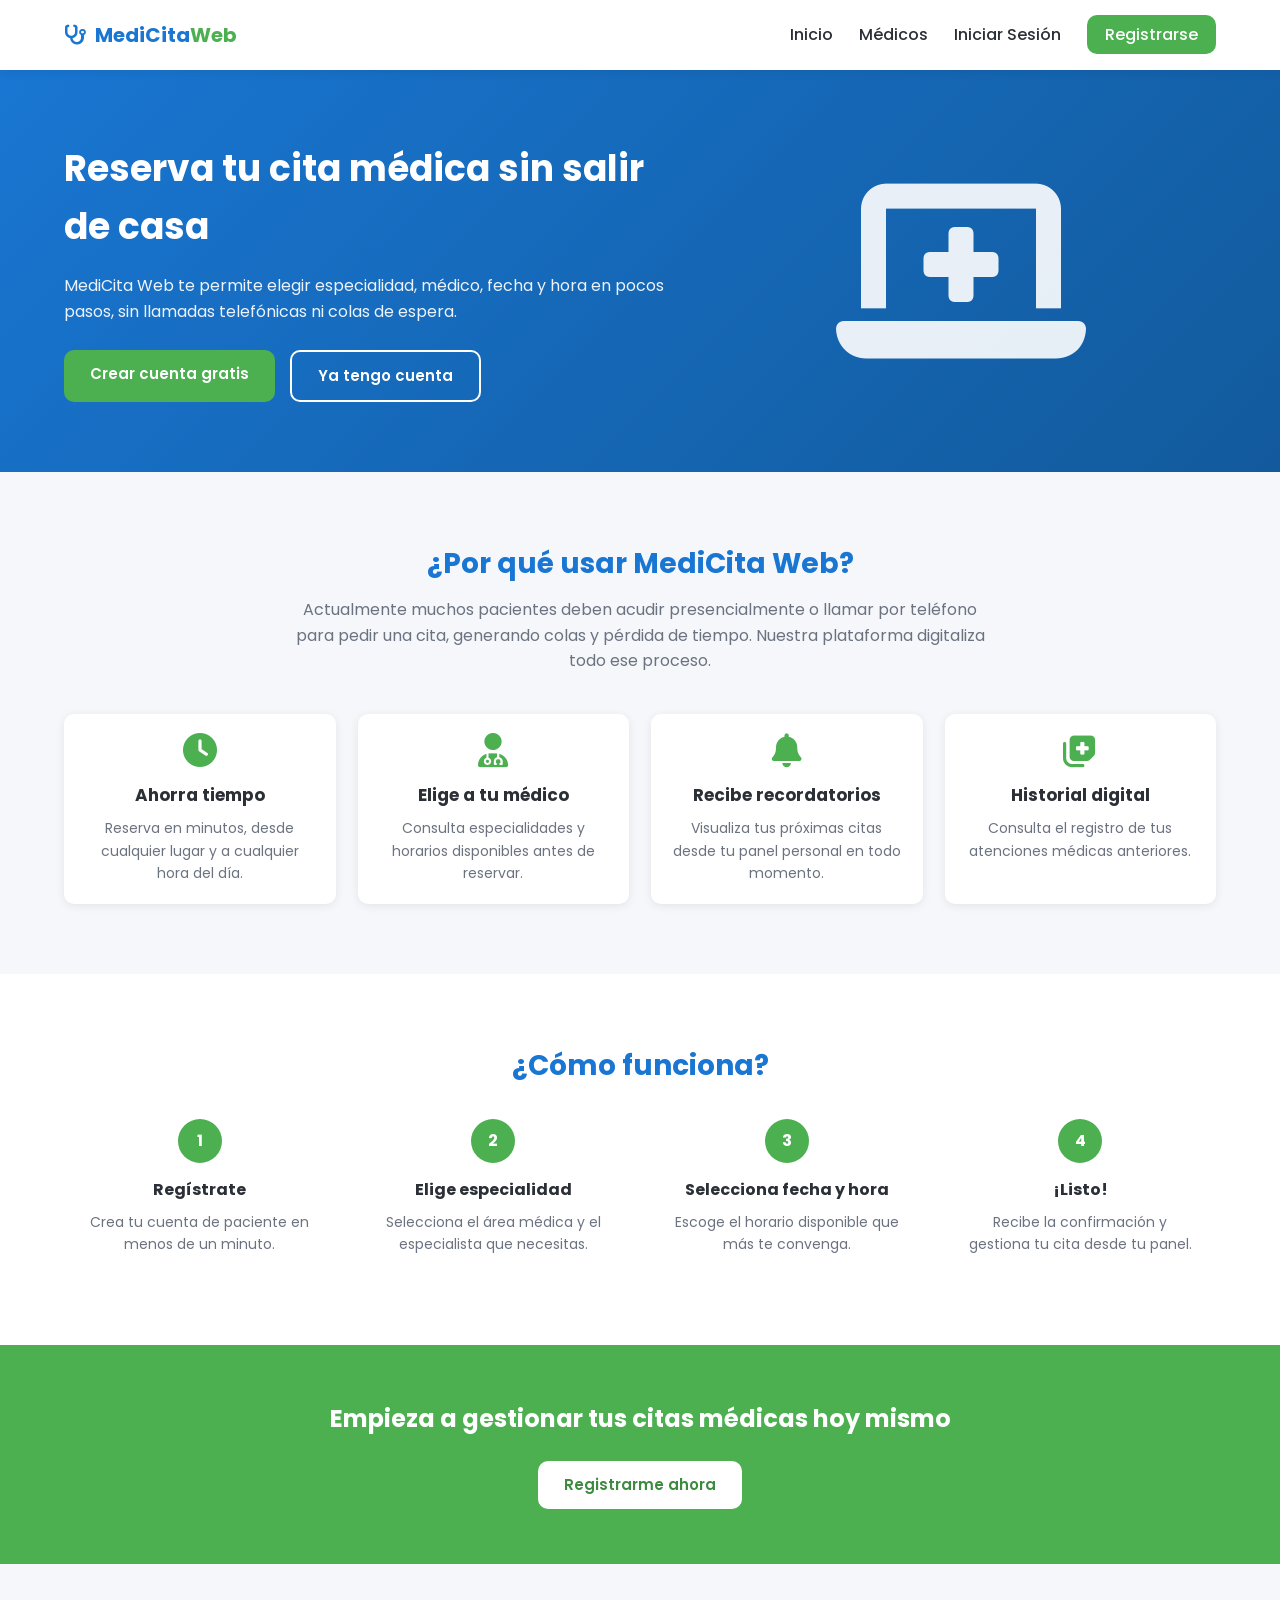
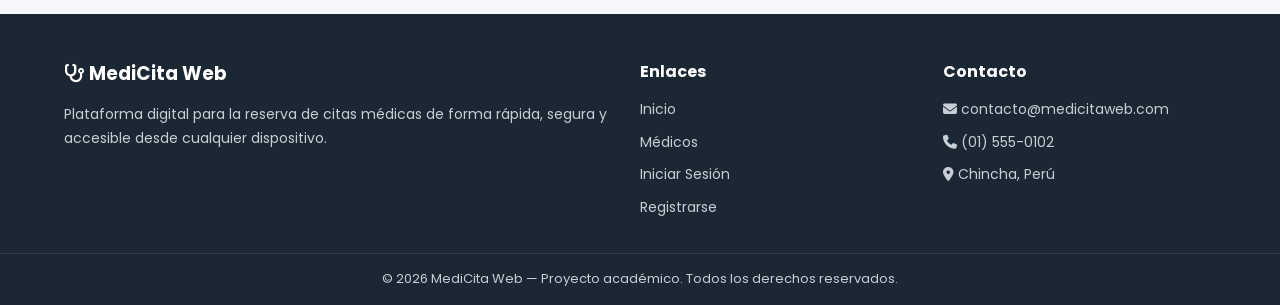
<file: MediCitaWeb/index.html>
<!DOCTYPE html>
<!-- ============================================================
     PÁGINA: index.html (Inicio)
     Esta es la página de bienvenida del sitio, visible para
     cualquier visitante, sin necesidad de haber iniciado sesión.
     ============================================================ -->
<html lang="es">

<head>
    <meta charset="UTF-8">
    <meta name="viewport" content="width=device-width, initial-scale=1.0">
    <title>MediCita Web | Reserva tu cita médica en línea</title>

    <!-- Fuente Poppins traída desde Google Fonts (según la guía de diseño) -->
    <link rel="preconnect" href="https://fonts.googleapis.com">
    <link href="https://fonts.googleapis.com/css2?family=Poppins:wght@400;500;600;700&display=swap" rel="stylesheet">

    <!-- Íconos Font Awesome (estetoscopio, calendario, etc) -->
    <link rel="stylesheet" href="https://cdnjs.cloudflare.com/ajax/libs/font-awesome/6.5.1/css/all.min.css">

    <!-- Estilos globales del proyecto -->
    <link rel="stylesheet" href="css/style.css">
</head>

<body>

    <!-- Aquí se insertará el navbar mediante JavaScript (ver app.js) -->
    <div id="navbarContenedor"></div>

    <!-- ===================== SECCIÓN HERO ===================== -->
    <section class="hero">
        <div class="contenedor hero__grid">
            <div class="hero__texto">
                <h1>Reserva tu cita médica sin salir de casa</h1>
                <p>
                    MediCita Web te permite elegir especialidad, médico, fecha y
                    hora en pocos pasos, sin llamadas telefónicas ni colas de espera.
                </p>
                <div class="hero__botones">
                    <a href="registro.html" class="btn btn-exito">Crear cuenta gratis</a>
                    <a href="login.html" class="btn btn-contorno">Ya tengo cuenta</a>
                </div>
            </div>
            <div class="hero__imagen">
                <i class="fa-solid fa-laptop-medical"></i>
            </div>
        </div>
    </section>

    <!-- ===================== SECCIÓN PROBLEMA / SOLUCIÓN ===================== -->
    <section class="seccion">
        <div class="contenedor">
            <h2 class="seccion__titulo">¿Por qué usar MediCita Web?</h2>
            <p class="seccion__subtitulo">
                Actualmente muchos pacientes deben acudir presencialmente o llamar
                por teléfono para pedir una cita, generando colas y pérdida de tiempo.
                Nuestra plataforma digitaliza todo ese proceso.
            </p>

            <div class="tarjetas-beneficios">
                <div class="tarjeta tarjeta-beneficio">
                    <i class="fa-solid fa-clock"></i>
                    <h3>Ahorra tiempo</h3>
                    <p>Reserva en minutos, desde cualquier lugar y a cualquier hora del día.</p>
                </div>
                <div class="tarjeta tarjeta-beneficio">
                    <i class="fa-solid fa-user-doctor"></i>
                    <h3>Elige a tu médico</h3>
                    <p>Consulta especialidades y horarios disponibles antes de reservar.</p>
                </div>
                <div class="tarjeta tarjeta-beneficio">
                    <i class="fa-solid fa-bell"></i>
                    <h3>Recibe recordatorios</h3>
                    <p>Visualiza tus próximas citas desde tu panel personal en todo momento.</p>
                </div>
                <div class="tarjeta tarjeta-beneficio">
                    <i class="fa-solid fa-notes-medical"></i>
                    <h3>Historial digital</h3>
                    <p>Consulta el registro de tus atenciones médicas anteriores.</p>
                </div>
            </div>
        </div>
    </section>

    <!-- ===================== SECCIÓN CÓMO FUNCIONA ===================== -->
    <section class="seccion seccion--gris">
        <div class="contenedor">
            <h2 class="seccion__titulo">¿Cómo funciona?</h2>

            <div class="pasos">
                <div class="paso">
                    <span class="paso__numero">1</span>
                    <h3>Regístrate</h3>
                    <p>Crea tu cuenta de paciente en menos de un minuto.</p>
                </div>
                <div class="paso">
                    <span class="paso__numero">2</span>
                    <h3>Elige especialidad</h3>
                    <p>Selecciona el área médica y el especialista que necesitas.</p>
                </div>
                <div class="paso">
                    <span class="paso__numero">3</span>
                    <h3>Selecciona fecha y hora</h3>
                    <p>Escoge el horario disponible que más te convenga.</p>
                </div>
                <div class="paso">
                    <span class="paso__numero">4</span>
                    <h3>¡Listo!</h3>
                    <p>Recibe la confirmación y gestiona tu cita desde tu panel.</p>
                </div>
            </div>
        </div>
    </section>

    <!-- ===================== CTA FINAL ===================== -->
    <section class="cta-final">
        <div class="contenedor">
            <h2>Empieza a gestionar tus citas médicas hoy mismo</h2>
            <a href="registro.html" class="btn btn-primario">Registrarme ahora</a>
        </div>
    </section>

    <!-- Aquí se insertará el footer mediante JavaScript (ver app.js) -->
    <div id="footerContenedor"></div>

    <!-- Scripts: primero el global (app.js), luego los eventos propios de esta página -->
    <script src="js/app.js"></script>
    <script>
        // Al cargar la página, insertamos el navbar y el footer.
        // Al navbar le pasamos inicializarNavbar como "callback" porque
        // sus botones necesitan que el HTML ya esté insertado en el DOM.
        cargarComponente("navbarContenedor", "components/navbar.html", inicializarNavbar);
        cargarComponente("footerContenedor", "components/footer.html");
    </script>
</body>

</html>
</file>
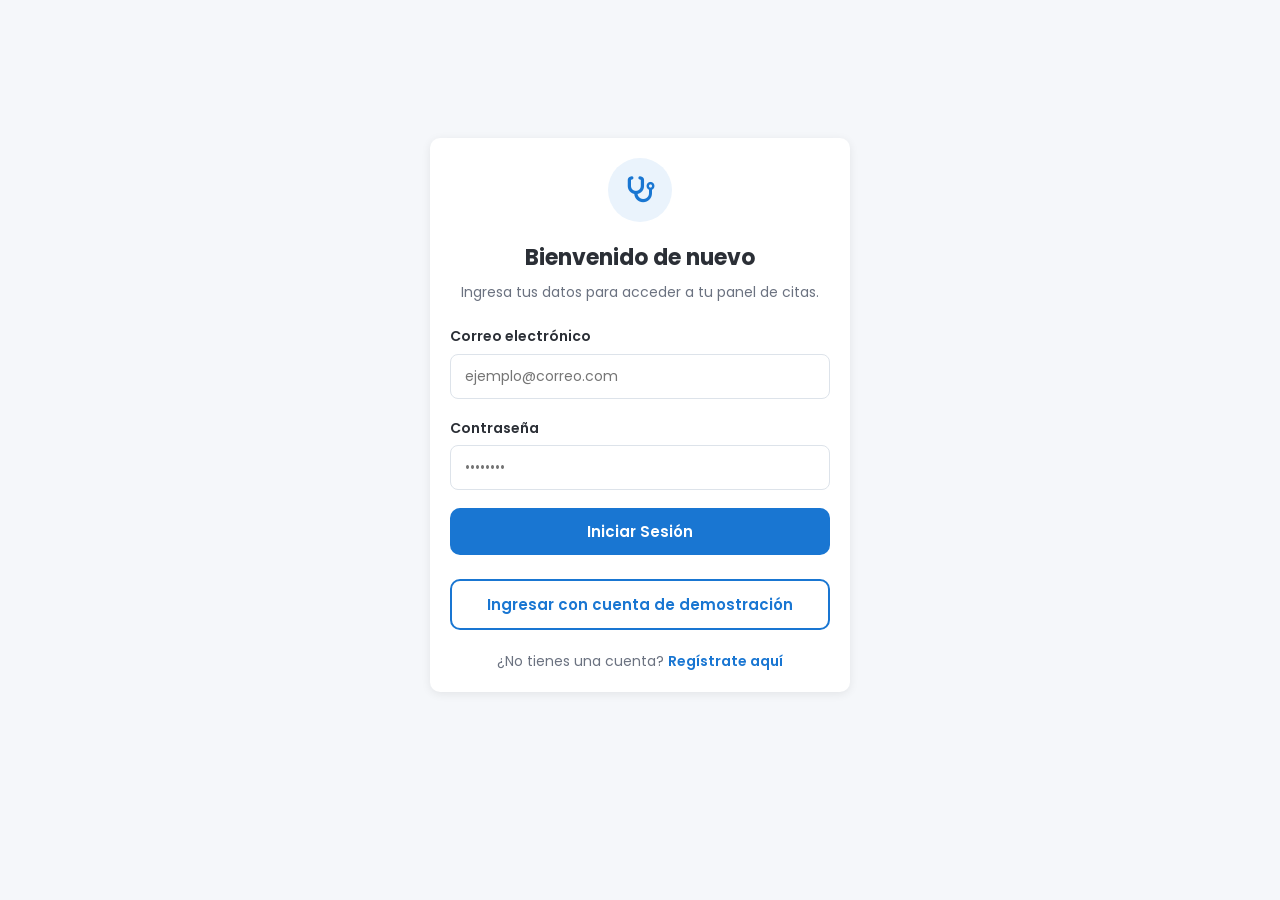
<file: MediCitaWeb/calendario.html>
<!DOCTYPE html>
<!-- ============================================================
     PÁGINA: calendario.html
     Muestra un calendario mensual generado con JavaScript, donde
     se resaltan los días en los que el paciente tiene una cita
     programada.
     ============================================================ -->
<html lang="es">
<head>
    <meta charset="UTF-8">
    <meta name="viewport" content="width=device-width, initial-scale=1.0">
    <title>Calendario | MediCita Web</title>

    <link rel="preconnect" href="https://fonts.googleapis.com">
    <link href="https://fonts.googleapis.com/css2?family=Poppins:wght@400;500;600;700&display=swap" rel="stylesheet">
    <link rel="stylesheet" href="https://cdnjs.cloudflare.com/ajax/libs/font-awesome/6.5.1/css/all.min.css">

    <link rel="stylesheet" href="css/style.css">
    <link rel="stylesheet" href="css/calendario.css">
</head>
<body>

    <div id="navbarContenedor"></div>

    <div class="layout-app">
        <div id="sidebarContenedor"></div>

        <main class="contenido-principal">

            <div class="encabezado-pagina">
                <h1>Calendario de Citas</h1>
                <p>Los días marcados en verde tienen al menos una cita programada.</p>
            </div>

            <div class="tarjeta">
                <!-- Encabezado del calendario: flechas para cambiar de mes -->
                <div class="calendario-encabezado">
                    <button id="btnMesAnterior" class="btn-icono"><i class="fa-solid fa-chevron-left"></i></button>
                    <h2 id="tituloMesActual">Mes Año</h2>
                    <button id="btnMesSiguiente" class="btn-icono"><i class="fa-solid fa-chevron-right"></i></button>
                </div>

                <!-- Cabecera con los nombres de los días de la semana -->
                <div class="calendario-dias-semana">
                    <span>Dom</span><span>Lun</span><span>Mar</span><span>Mié</span>
                    <span>Jue</span><span>Vie</span><span>Sáb</span>
                </div>

                <!-- Aquí se dibujan dinámicamente las celdas de los días (ver calendario.js) -->
                <div class="calendario-grilla" id="calendarioGrilla"></div>
            </div>

            <!-- Detalle de las citas del día que el usuario seleccione en la grilla -->
            <h2 class="subtitulo-seccion">Detalle del día seleccionado</h2>
            <div class="tarjeta" id="detalleDiaSeleccionado">
                <p class="texto-vacio">Haz clic en un día del calendario para ver el detalle.</p>
            </div>

        </main>
    </div>

    <div id="footerContenedor"></div>

    <script src="js/app.js"></script>
    <script src="js/calendario.js"></script>
</body>
</html>
</file>
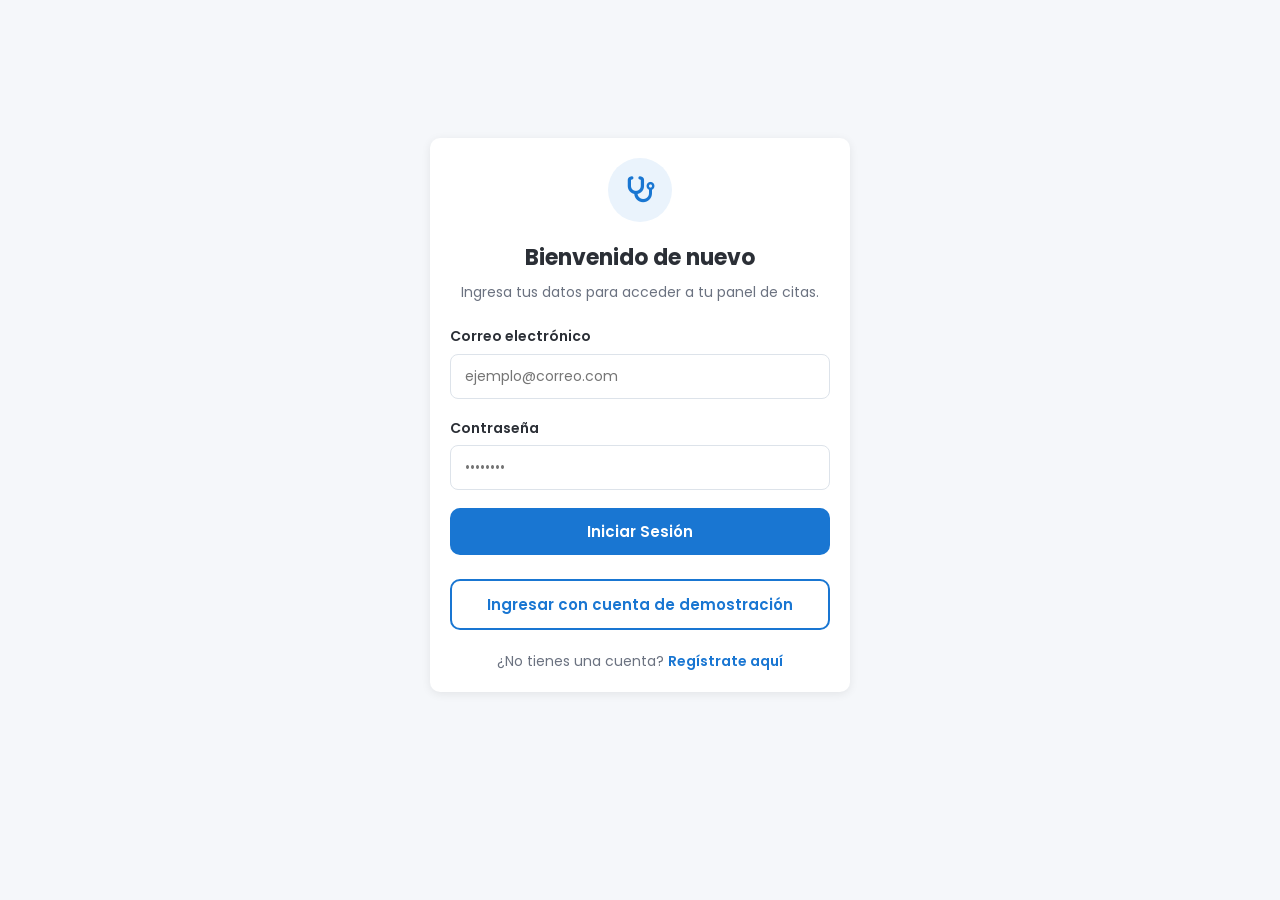
<file: MediCitaWeb/citas.html>
<!DOCTYPE html>
<!-- ============================================================
     PÁGINA: citas.html
     Permite al paciente reservar una nueva cita médica,
     seleccionando especialidad, médico, fecha y hora.
     ============================================================ -->
<html lang="es">
<head>
    <meta charset="UTF-8">
    <meta name="viewport" content="width=device-width, initial-scale=1.0">
    <title>Reservar Cita | MediCita Web</title>

    <link rel="preconnect" href="https://fonts.googleapis.com">
    <link href="https://fonts.googleapis.com/css2?family=Poppins:wght@400;500;600;700&display=swap" rel="stylesheet">
    <link rel="stylesheet" href="https://cdnjs.cloudflare.com/ajax/libs/font-awesome/6.5.1/css/all.min.css">

    <link rel="stylesheet" href="css/style.css">
    <link rel="stylesheet" href="css/citas.css">
</head>
<body>

    <div id="navbarContenedor"></div>

    <div class="layout-app">
        <div id="sidebarContenedor"></div>

        <main class="contenido-principal">

            <div class="encabezado-pagina">
                <h1>Reservar Cita Médica</h1>
                <p>Sigue los pasos y elige el horario que más te convenga.</p>
            </div>

            <div class="alerta alerta-exito" id="alertaCitaConfirmada">
                <i class="fa-solid fa-circle-check"></i>
                <span id="textoAlertaCita"></span>
            </div>

            <div class="tarjeta">
                <form id="formularioCitas">

                    <!-- Paso 1: Especialidad -->
                    <div class="grupo-formulario" id="grupoEspecialidad">
                        <label for="especialidad">1. Elige una especialidad</label>
                        <select id="especialidad">
                            <option value="">Selecciona una especialidad...</option>
                            <!-- Las opciones se generan dinámicamente en citas.js a partir de ESPECIALIDADES -->
                        </select>
                        <span class="mensaje-error">Debes elegir una especialidad.</span>
                    </div>

                    <!-- Paso 2: Médico (depende de la especialidad elegida) -->
                    <div class="grupo-formulario" id="grupoMedico">
                        <label for="medico">2. Elige un médico</label>
                        <select id="medico" disabled>
                            <option value="">Primero elige una especialidad</option>
                        </select>
                        <span class="mensaje-error">Debes elegir un médico.</span>
                    </div>

                    <!-- Paso 3: Fecha -->
                    <div class="grupo-formulario" id="grupoFecha">
                        <label for="fecha">3. Elige una fecha</label>
                        <input type="date" id="fecha">
                        <span class="mensaje-error">Debes elegir una fecha válida (a partir de hoy).</span>
                    </div>

                    <!-- Paso 4: Hora (depende del médico elegido) -->
                    <div class="grupo-formulario" id="grupoHora">
                        <label>4. Elige un horario disponible</label>
                        <div class="lista-horarios" id="listaHorarios">
                            <p class="texto-vacio">Elige primero un médico para ver sus horarios.</p>
                        </div>
                        <span class="mensaje-error">Debes seleccionar un horario.</span>
                    </div>

                    <button type="submit" class="btn btn-exito btn-ancho-completo">Confirmar Reserva</button>
                </form>
            </div>

        </main>
    </div>

    <div id="footerContenedor"></div>

    <script src="js/app.js"></script>
    <script src="js/citas.js"></script>
</body>
</html>
</file>
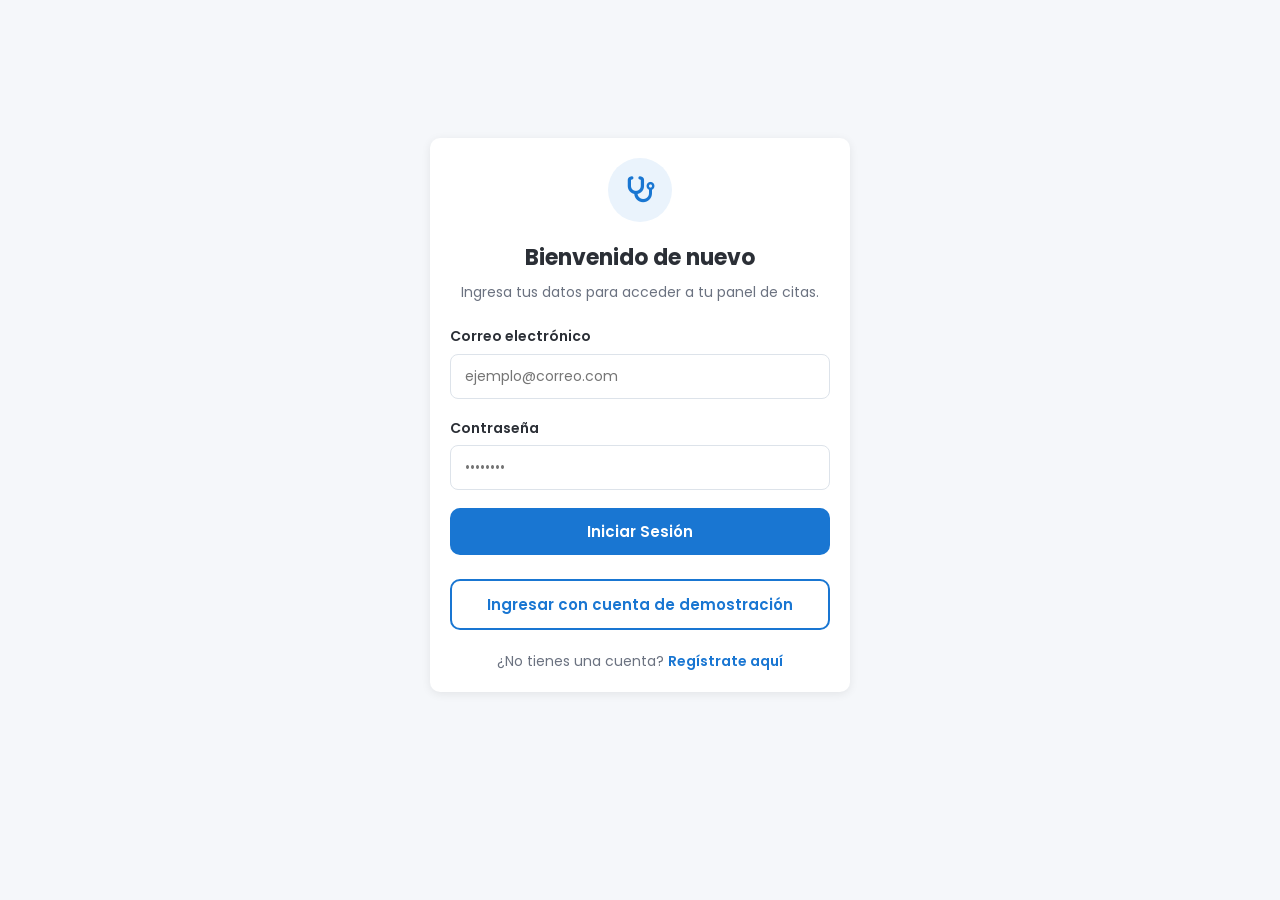
<file: MediCitaWeb/dashboard.html>
<!DOCTYPE html>
<!-- ============================================================
     PÁGINA: dashboard.html
     Panel principal del paciente después de iniciar sesión.
     Muestra accesos rápidos a las demás secciones y un resumen
     de sus próximas citas.
     ============================================================ -->
<html lang="es">
<head>
    <meta charset="UTF-8">
    <meta name="viewport" content="width=device-width, initial-scale=1.0">
    <title>Mi Panel | MediCita Web</title>

    <link rel="preconnect" href="https://fonts.googleapis.com">
    <link href="https://fonts.googleapis.com/css2?family=Poppins:wght@400;500;600;700&display=swap" rel="stylesheet">
    <link rel="stylesheet" href="https://cdnjs.cloudflare.com/ajax/libs/font-awesome/6.5.1/css/all.min.css">

    <link rel="stylesheet" href="css/style.css">
    <link rel="stylesheet" href="css/dashboard.css">
</head>
<body>

    <div id="navbarContenedor"></div>

    <div class="layout-app">
        <!-- Contenedor donde se inserta el sidebar (components/sidebar.html) -->
        <div id="sidebarContenedor"></div>

        <main class="contenido-principal">

            <div class="encabezado-pagina">
                <h1 id="saludoUsuario">¡Hola de nuevo!</h1>
                <p>Este es el resumen de tu actividad en MediCita Web.</p>
            </div>

            <!-- Tarjetas con datos numéricos rápidos -->
            <div class="dashboard-resumen">
                <div class="tarjeta tarjeta-resumen">
                    <i class="fa-solid fa-calendar-check"></i>
                    <div>
                        <span id="totalCitasProximas">0</span>
                        <p>Citas próximas</p>
                    </div>
                </div>
                <div class="tarjeta tarjeta-resumen">
                    <i class="fa-solid fa-notes-medical"></i>
                    <div>
                        <span id="totalCitasHistorial">0</span>
                        <p>Atenciones registradas</p>
                    </div>
                </div>
                <div class="tarjeta tarjeta-resumen">
                    <i class="fa-solid fa-user-doctor"></i>
                    <div>
                        <span id="totalMedicos">0</span>
                        <p>Médicos disponibles</p>
                    </div>
                </div>
            </div>

            <!-- Accesos directos a las funcionalidades principales -->
            <h2 class="subtitulo-seccion">Accesos rápidos</h2>
            <div class="dashboard-accesos">
                <a href="citas.html" class="tarjeta acceso-rapido">
                    <i class="fa-solid fa-calendar-plus"></i>
                    <h3>Reservar Cita</h3>
                    <p>Elige especialidad, médico, fecha y hora.</p>
                </a>
                <a href="calendario.html" class="tarjeta acceso-rapido">
                    <i class="fa-solid fa-calendar-days"></i>
                    <h3>Calendario</h3>
                    <p>Visualiza tus citas programadas del mes.</p>
                </a>
                <a href="historial.html" class="tarjeta acceso-rapido">
                    <i class="fa-solid fa-clock-rotate-left"></i>
                    <h3>Historial Médico</h3>
                    <p>Revisa tus atenciones anteriores.</p>
                </a>
                <a href="medicos.html" class="tarjeta acceso-rapido">
                    <i class="fa-solid fa-user-doctor"></i>
                    <h3>Médicos</h3>
                    <p>Conoce a los especialistas disponibles.</p>
                </a>
            </div>

            <!-- Listado de las próximas citas del paciente -->
            <h2 class="subtitulo-seccion">Tus próximas citas</h2>
            <div class="tarjeta" id="tarjetaProximasCitas">
                <!-- Este contenido se genera dinámicamente desde dashboard.js -->
                <p class="texto-vacio">Cargando tus citas...</p>
            </div>

        </main>
    </div>

    <div id="footerContenedor"></div>

    <script src="js/app.js"></script>
    <script src="js/dashboard.js"></script>
</body>
</html>
</file>
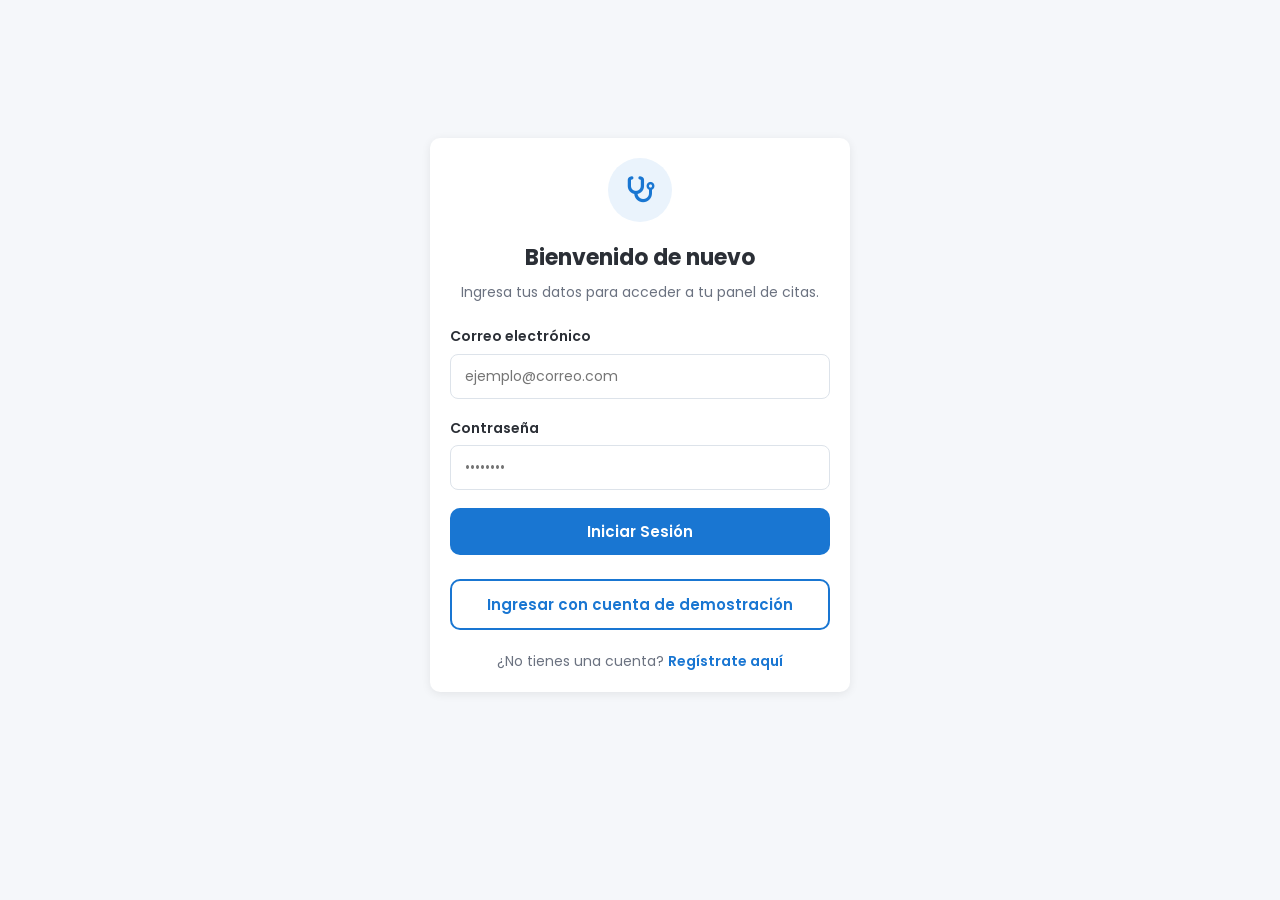
<file: MediCitaWeb/historial.html>
<!DOCTYPE html>
<!-- ============================================================
     PÁGINA: historial.html
     Muestra el historial de citas médicas YA pasadas del paciente
     (fecha anterior al día de hoy), en formato de tabla.
     ============================================================ -->
<html lang="es">
<head>
    <meta charset="UTF-8">
    <meta name="viewport" content="width=device-width, initial-scale=1.0">
    <title>Historial Médico | MediCita Web</title>

    <link rel="preconnect" href="https://fonts.googleapis.com">
    <link href="https://fonts.googleapis.com/css2?family=Poppins:wght@400;500;600;700&display=swap" rel="stylesheet">
    <link rel="stylesheet" href="https://cdnjs.cloudflare.com/ajax/libs/font-awesome/6.5.1/css/all.min.css">

    <link rel="stylesheet" href="css/style.css">
    <link rel="stylesheet" href="css/historial.css">
</head>
<body>

    <div id="navbarContenedor"></div>

    <div class="layout-app">
        <div id="sidebarContenedor"></div>

        <main class="contenido-principal">

            <div class="encabezado-pagina">
                <h1>Historial Médico</h1>
                <p>Aquí encontrarás el registro de tus atenciones médicas anteriores.</p>
            </div>

            <!-- Buscador simple para filtrar el historial por especialidad o médico -->
            <div class="grupo-formulario historial-buscador">
                <input type="text" id="buscadorHistorial" placeholder="Buscar por especialidad o médico...">
            </div>

            <div class="tarjeta tarjeta-tabla">
                <table class="tabla-historial">
                    <thead>
                        <tr>
                            <th>Fecha</th>
                            <th>Especialidad</th>
                            <th>Médico</th>
                            <th>Hora</th>
                            <th>Estado</th>
                        </tr>
                    </thead>
                    <!-- Las filas se generan dinámicamente desde historial.js -->
                    <tbody id="cuerpoTablaHistorial"></tbody>
                </table>
                <p class="texto-vacio" id="mensajeHistorialVacio" style="display:none;">
                    Aún no tienes atenciones médicas registradas en tu historial.
                </p>
            </div>

        </main>
    </div>

    <div id="footerContenedor"></div>

    <script src="js/app.js"></script>
    <script src="js/historial.js"></script>
</body>
</html>
</file>
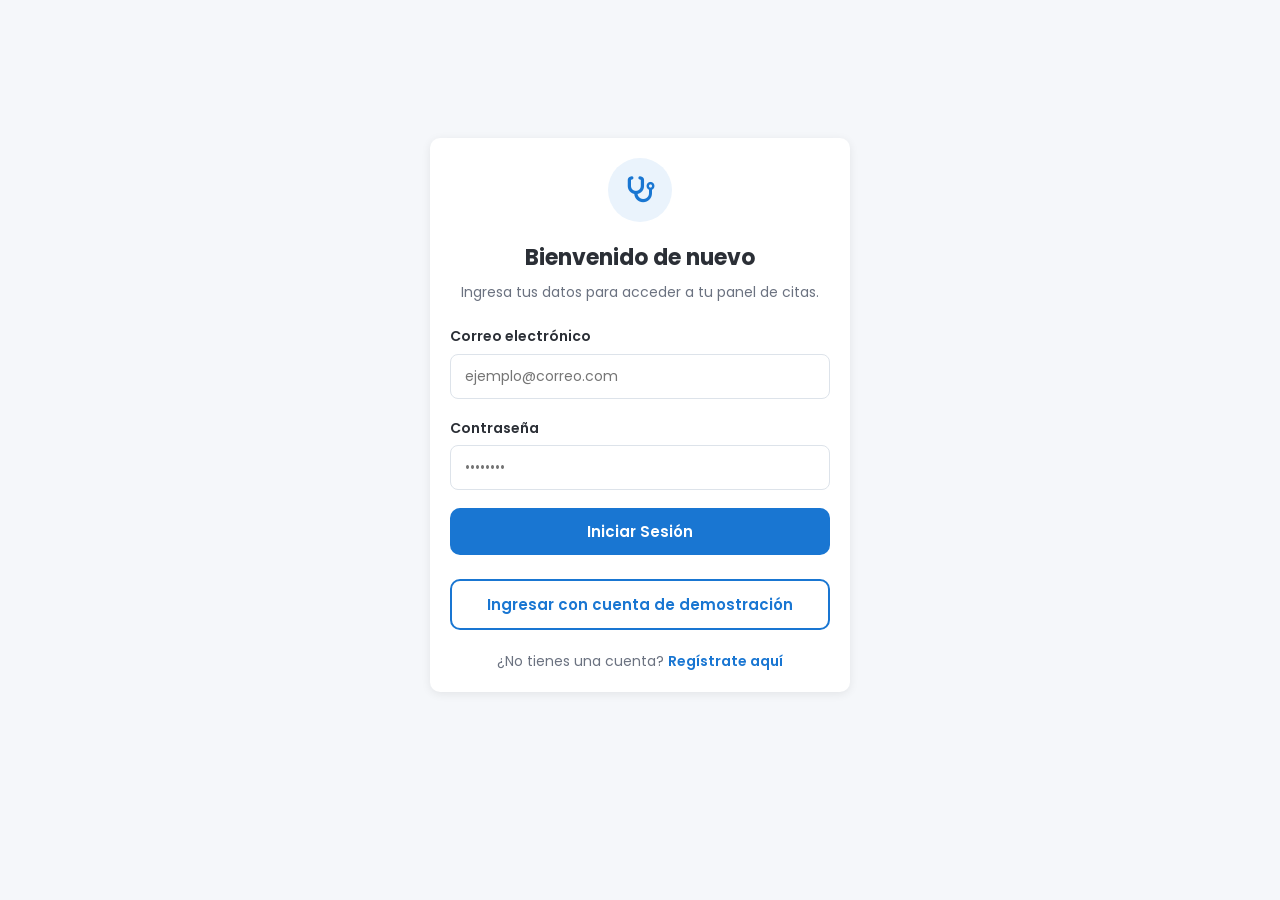
<file: MediCitaWeb/login.html>
<!DOCTYPE html>
<!-- ============================================================
     PÁGINA: login.html
     Permite al paciente iniciar sesión con correo y contraseña.
     Como el proyecto no tiene backend, la validación de las
     credenciales se hace contra los usuarios guardados en
     localStorage (los que se crearon en registro.html).
     ============================================================ -->
<html lang="es">

<head>
    <meta charset="UTF-8">
    <meta name="viewport" content="width=device-width, initial-scale=1.0">
    <title>Iniciar Sesión | MediCita Web</title>

    <link rel="preconnect" href="https://fonts.googleapis.com">
    <link href="https://fonts.googleapis.com/css2?family=Poppins:wght@400;500;600;700&display=swap" rel="stylesheet">
    <link rel="stylesheet" href="https://cdnjs.cloudflare.com/ajax/libs/font-awesome/6.5.1/css/all.min.css">

    <link rel="stylesheet" href="css/style.css">
    <!-- CSS propio de esta página (se carga DESPUÉS del global para poder sobreescribirlo) -->
    <link rel="stylesheet" href="css/login.css">
</head>

<body>

    <div id="navbarContenedor"></div>

    <!-- ===================== FORMULARIO DE LOGIN ===================== -->
    <section class="pagina-auth">
        <div class="tarjeta auth-tarjeta">
            <div class="auth-icono">
                <i class="fa-solid fa-stethoscope"></i>
            </div>
            <h1>Bienvenido de nuevo</h1>
            <p class="auth-subtitulo">Ingresa tus datos para acceder a tu panel de citas.</p>

            <!-- Caja de alerta para mostrar errores generales de inicio de sesión -->
            <div class="alerta alerta-info" id="alertaLogin"></div>

            <!-- El atributo novalidate desactiva la validación automática del
                 navegador, porque nosotros la controlamos con JavaScript -->
            <form id="formularioLogin" novalidate>

                <div class="grupo-formulario" id="grupoEmail">
                    <label for="email">Correo electrónico</label>
                    <input type="email" id="email" name="email" placeholder="ejemplo@correo.com">
                    <span class="mensaje-error">Ingresa un correo electrónico válido.</span>
                </div>

                <div class="grupo-formulario" id="grupoPassword">
                    <label for="password">Contraseña</label>
                    <input type="password" id="password" name="password" placeholder="••••••••">
                    <span class="mensaje-error">La contraseña debe tener al menos 6 caracteres.</span>
                </div>

                <button type="submit" class="btn btn-primario btn-ancho-completo">Iniciar Sesión</button>
            </form>

            <!-- Aviso académico: permite entrar sin haberse registrado, para
                 poder mostrar el resto del sistema durante la exposición -->
            <button class="btn btn-contorno btn-ancho-completo" id="btnAccesoDemo">
                Ingresar con cuenta de demostración
            </button>

            <p class="auth-enlace">
                ¿No tienes una cuenta? <a href="registro.html">Regístrate aquí</a>
            </p>
        </div>
    </section>

    <div id="footerContenedor"></div>

    <script src="js/app.js"></script>
    <script src="js/login.js"></script>
</body>

</html>
</file>
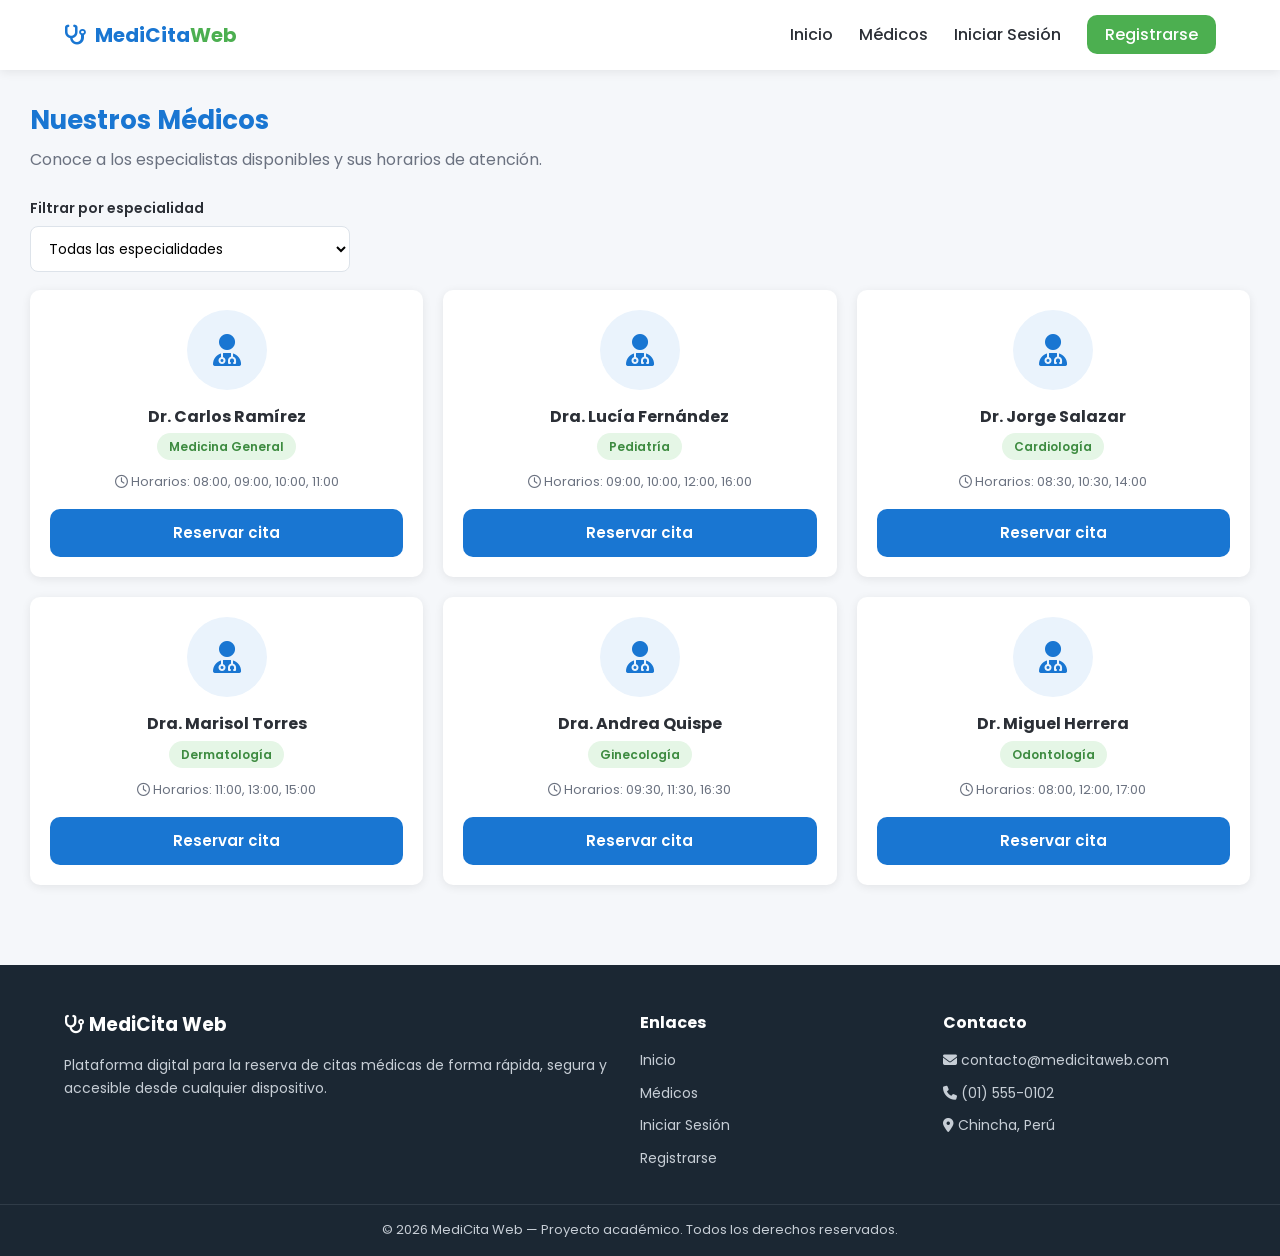
<file: MediCitaWeb/medicos.html>
<!DOCTYPE html>
<!-- ============================================================
     PÁGINA: medicos.html
     Muestra la lista de médicos disponibles en la clínica, con
     un filtro por especialidad. Esta página se muestra distinto
     según si el visitante inició sesión o no:
       - Sin sesión: se ve con el navbar público (sin sidebar).
       - Con sesión: se ve dentro del layout con sidebar.
     Esto se resuelve automáticamente con JavaScript (medicos.js).
     ============================================================ -->
<html lang="es">
<head>
    <meta charset="UTF-8">
    <meta name="viewport" content="width=device-width, initial-scale=1.0">
    <title>Nuestros Médicos | MediCita Web</title>

    <link rel="preconnect" href="https://fonts.googleapis.com">
    <link href="https://fonts.googleapis.com/css2?family=Poppins:wght@400;500;600;700&display=swap" rel="stylesheet">
    <link rel="stylesheet" href="https://cdnjs.cloudflare.com/ajax/libs/font-awesome/6.5.1/css/all.min.css">

    <link rel="stylesheet" href="css/style.css">
    <link rel="stylesheet" href="css/medicos.css">
</head>
<body>

    <div id="navbarContenedor"></div>

    <div class="layout-app">
        <!-- El sidebar solo se inserta aquí si el usuario tiene una sesión activa (ver medicos.js) -->
        <div id="sidebarContenedor"></div>

        <main class="contenido-principal">

            <div class="encabezado-pagina">
                <h1>Nuestros Médicos</h1>
                <p>Conoce a los especialistas disponibles y sus horarios de atención.</p>
            </div>

            <!-- Filtro de especialidad -->
            <div class="grupo-formulario medicos-filtro">
                <label for="filtroEspecialidad">Filtrar por especialidad</label>
                <select id="filtroEspecialidad">
                    <option value="todas">Todas las especialidades</option>
                    <!-- Opciones generadas dinámicamente desde medicos.js -->
                </select>
            </div>

            <!-- Cuadrícula de tarjetas de médicos, generada dinámicamente -->
            <div class="grilla-medicos" id="grillaMedicos"></div>

        </main>
    </div>

    <div id="footerContenedor"></div>

    <script src="js/app.js"></script>
    <script src="js/medicos.js"></script>
</body>
</html>
</file>
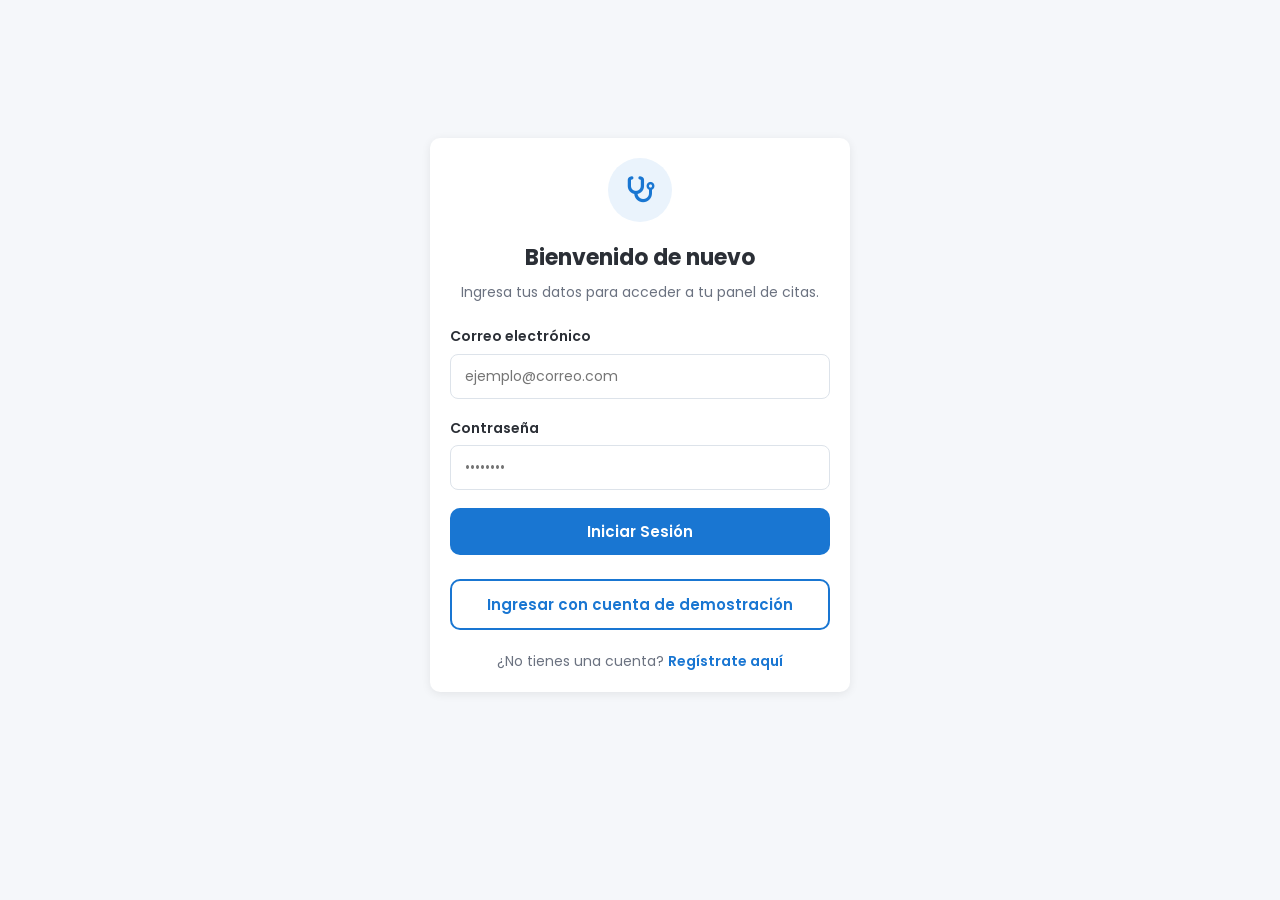
<file: MediCitaWeb/perfil.html>
<!DOCTYPE html>
<!-- ============================================================
     PÁGINA: perfil.html
     Permite al paciente ver y actualizar su información personal.
     ============================================================ -->
<html lang="es">
<head>
    <meta charset="UTF-8">
    <meta name="viewport" content="width=device-width, initial-scale=1.0">
    <title>Mi Perfil | MediCita Web</title>

    <link rel="preconnect" href="https://fonts.googleapis.com">
    <link href="https://fonts.googleapis.com/css2?family=Poppins:wght@400;500;600;700&display=swap" rel="stylesheet">
    <link rel="stylesheet" href="https://cdnjs.cloudflare.com/ajax/libs/font-awesome/6.5.1/css/all.min.css">

    <link rel="stylesheet" href="css/style.css">
    <link rel="stylesheet" href="css/perfil.css">
</head>
<body>

    <div id="navbarContenedor"></div>

    <div class="layout-app">
        <div id="sidebarContenedor"></div>

        <main class="contenido-principal">

            <div class="encabezado-pagina">
                <h1>Mi Perfil</h1>
                <p>Consulta y actualiza tu información personal.</p>
            </div>

            <div class="perfil-grid">

                <!-- Tarjeta con el avatar y los datos resumidos -->
                <div class="tarjeta perfil-tarjeta-avatar">
                    <div class="perfil-avatar"><i class="fa-solid fa-circle-user"></i></div>
                    <h2 id="perfilNombreCompleto">Nombre del paciente</h2>
                    <p id="perfilCorreo">correo@ejemplo.com</p>
                    <span class="perfil-etiqueta">Paciente</span>
                </div>

                <!-- Formulario de edición de datos -->
                <div class="tarjeta">
                    <div class="alerta alerta-exito" id="alertaPerfil"></div>

                    <form id="formularioPerfil" novalidate>
                        <div class="fila-formulario">
                            <div class="grupo-formulario" id="grupoPerfilNombre">
                                <label for="perfilNombre">Nombre completo</label>
                                <input type="text" id="perfilNombre">
                                <span class="mensaje-error">Ingresa tu nombre completo.</span>
                            </div>
                            <div class="grupo-formulario" id="grupoPerfilTelefono">
                                <label for="perfilTelefono">Teléfono</label>
                                <input type="tel" id="perfilTelefono">
                                <span class="mensaje-error">Ingresa un teléfono de 9 dígitos.</span>
                            </div>
                        </div>

                        <div class="grupo-formulario">
                            <label for="perfilEmail">Correo electrónico</label>
                            <!-- El correo no se puede editar porque es la clave para iniciar sesión -->
                            <input type="email" id="perfilEmail" disabled>
                        </div>

                        <div class="grupo-formulario">
                            <label for="perfilNotas">Notas médicas (alergias, condiciones, etc.)</label>
                            <textarea id="perfilNotas" rows="4" placeholder="Ej: Alergia a la penicilina"></textarea>
                        </div>

                        <button type="submit" class="btn btn-primario">Guardar cambios</button>
                    </form>
                </div>
            </div>

        </main>
    </div>

    <div id="footerContenedor"></div>

    <script src="js/app.js"></script>
    <script src="js/perfil.js"></script>
</body>
</html>
</file>
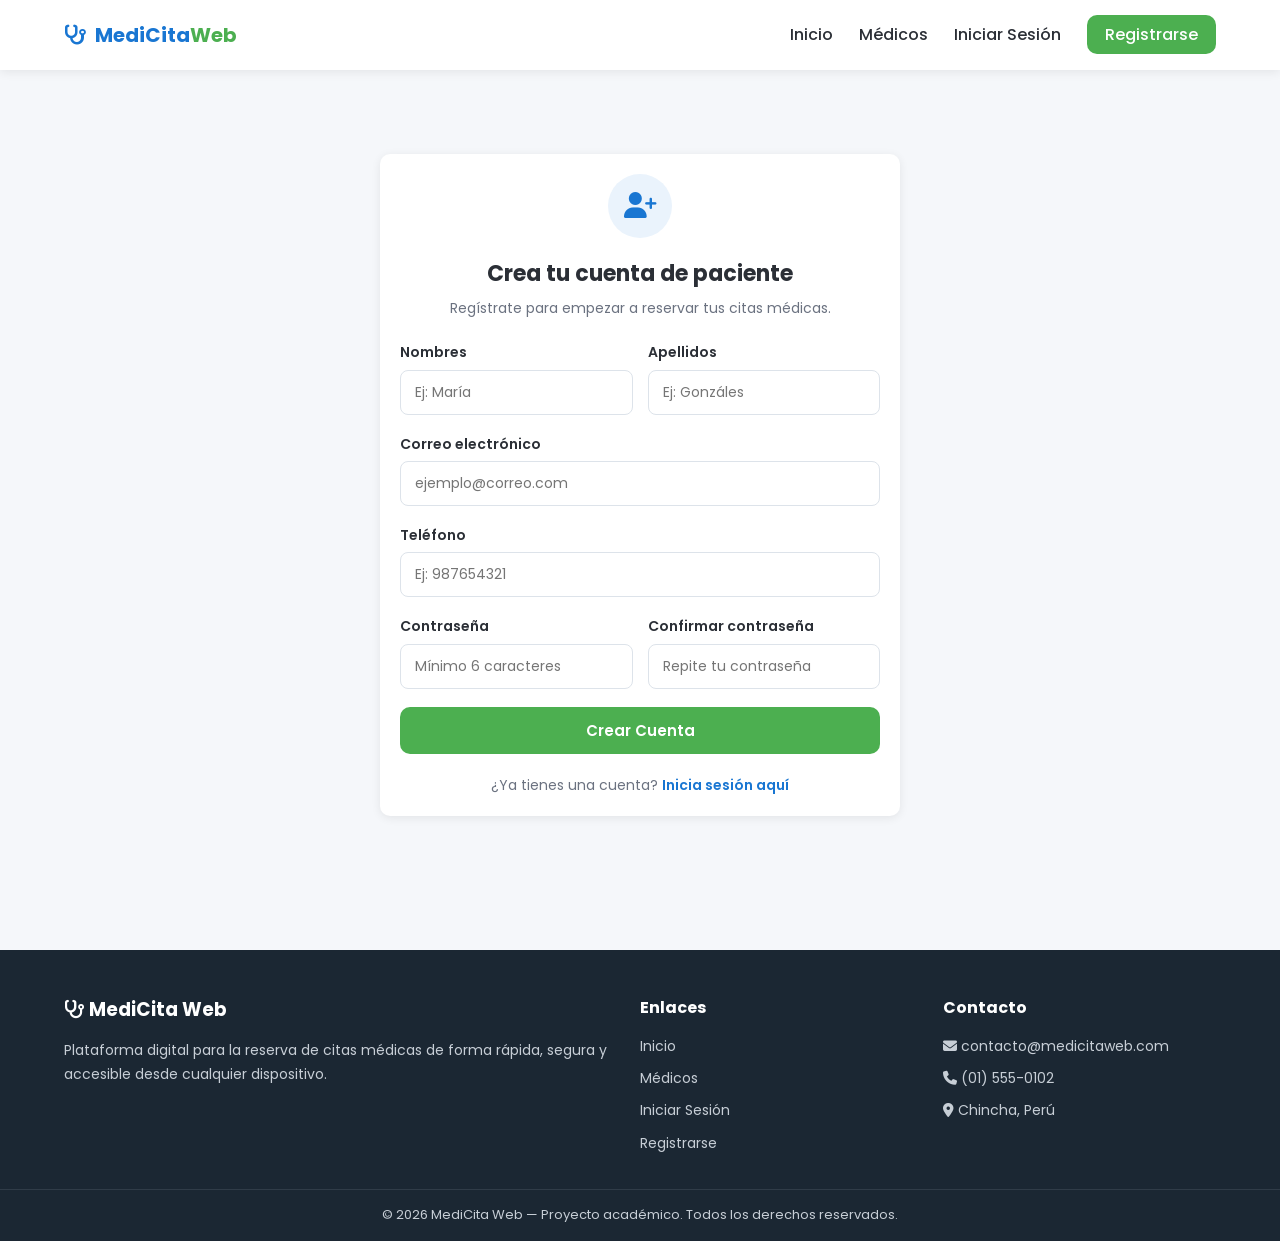
<file: MediCitaWeb/registro.html>
<!DOCTYPE html>
<!-- ============================================================
     PÁGINA: registro.html
     Formulario para crear una nueva cuenta de paciente.
     Los datos se guardan en localStorage, dentro de la lista
     "medicitaUsuarios", para poder iniciar sesión después.
     ============================================================ -->
<html lang="es">
<head>
    <meta charset="UTF-8">
    <meta name="viewport" content="width=device-width, initial-scale=1.0">
    <title>Crear Cuenta | MediCita Web</title>

    <link rel="preconnect" href="https://fonts.googleapis.com">
    <link href="https://fonts.googleapis.com/css2?family=Poppins:wght@400;500;600;700&display=swap" rel="stylesheet">
    <link rel="stylesheet" href="https://cdnjs.cloudflare.com/ajax/libs/font-awesome/6.5.1/css/all.min.css">

    <link rel="stylesheet" href="css/style.css">
    <link rel="stylesheet" href="css/login.css"> <!-- reutilizamos el estilo de tarjeta centrada del login -->
    <link rel="stylesheet" href="css/registro.css">
</head>
<body>

    <div id="navbarContenedor"></div>

    <section class="pagina-auth">
        <div class="tarjeta auth-tarjeta auth-tarjeta--ancha">
            <div class="auth-icono">
                <i class="fa-solid fa-user-plus"></i>
            </div>
            <h1>Crea tu cuenta de paciente</h1>
            <p class="auth-subtitulo">Regístrate para empezar a reservar tus citas médicas.</p>

            <div class="alerta alerta-exito" id="alertaRegistro"></div>

            <form id="formularioRegistro" novalidate>

                <!-- Usamos una grilla de 2 columnas para nombre/apellido en pantallas grandes -->
                <div class="fila-formulario">
                    <div class="grupo-formulario" id="grupoNombre">
                        <label for="nombre">Nombres</label>
                        <input type="text" id="nombre" placeholder="Ej: María">
                        <span class="mensaje-error">Ingresa tu nombre.</span>
                    </div>
                    <div class="grupo-formulario" id="grupoApellido">
                        <label for="apellido">Apellidos</label>
                        <input type="text" id="apellido" placeholder="Ej: Gonzáles">
                        <span class="mensaje-error">Ingresa tu apellido.</span>
                    </div>
                </div>

                <div class="grupo-formulario" id="grupoEmailRegistro">
                    <label for="emailRegistro">Correo electrónico</label>
                    <input type="email" id="emailRegistro" placeholder="ejemplo@correo.com">
                    <span class="mensaje-error">Ingresa un correo electrónico válido.</span>
                </div>

                <div class="grupo-formulario" id="grupoTelefono">
                    <label for="telefono">Teléfono</label>
                    <input type="tel" id="telefono" placeholder="Ej: 987654321">
                    <span class="mensaje-error">Ingresa un teléfono de 9 dígitos.</span>
                </div>

                <div class="fila-formulario">
                    <div class="grupo-formulario" id="grupoPasswordRegistro">
                        <label for="passwordRegistro">Contraseña</label>
                        <input type="password" id="passwordRegistro" placeholder="Mínimo 6 caracteres">
                        <span class="mensaje-error">La contraseña debe tener al menos 6 caracteres.</span>
                    </div>
                    <div class="grupo-formulario" id="grupoConfirmarPassword">
                        <label for="confirmarPassword">Confirmar contraseña</label>
                        <input type="password" id="confirmarPassword" placeholder="Repite tu contraseña">
                        <span class="mensaje-error">Las contraseñas no coinciden.</span>
                    </div>
                </div>

                <button type="submit" class="btn btn-exito btn-ancho-completo">Crear Cuenta</button>
            </form>

            <p class="auth-enlace">
                ¿Ya tienes una cuenta? <a href="login.html">Inicia sesión aquí</a>
            </p>
        </div>
    </section>

    <div id="footerContenedor"></div>

    <script src="js/app.js"></script>
    <script src="js/registro.js"></script>
</body>
</html>
</file>
<file: MediCitaWeb/css/style.css>
/* =================================================================
   ARCHIVO: style.css
   DESCRIPCIÓN: Estilos GLOBALES del proyecto MediCita Web.
   Aquí se definen los colores institucionales, la tipografía,
   el navbar, el footer, el sidebar y clases de utilidad que se
   repiten en varias páginas (botones, tarjetas, formularios, etc).
   Cada página tiene ADEMÁS su propio archivo CSS (login.css,
   dashboard.css, etc) que se importa DESPUÉS de este, para los
   estilos que son específicos de esa pantalla.
   ================================================================= */

/* -----------------------------------------------------------------
   1. VARIABLES DE COLOR (paleta institucional definida en la guía)
   Usamos variables CSS (:root) para no repetir códigos de color
   en todo el archivo y poder cambiarlos fácilmente en un solo lugar.
   ----------------------------------------------------------------- */
:root {
    --color-azul: #1976D2;         /* Confianza y profesionalismo */
    --color-azul-oscuro: #125a9c;  /* Variante oscura para hover/estados */
    --color-verde: #4CAF50;        /* Salud y bienestar */
    --color-verde-oscuro: #3d8b40; /* Variante oscura para hover/estados */
    --color-blanco: #FFFFFF;       /* Limpieza visual */
    --color-gris-fondo: #F5F7FA;   /* Fondos generales */
    --color-gris-borde: #dde3ea;   /* Bordes suaves */
    --color-texto: #2b2f36;        /* Texto principal, no negro puro */
    --color-texto-suave: #6b7280;  /* Texto secundario / descripciones */
    --sombra-suave: 0 2px 10px rgba(0, 0, 0, 0.08);
    --radio-borde: 10px;
    --fuente-principal: 'Poppins', sans-serif;
}

/* -----------------------------------------------------------------
   2. RESET BÁSICO
   Quitamos los márgenes y rellenos por defecto del navegador para
   tener un punto de partida limpio e igual en todos los navegadores.
   ----------------------------------------------------------------- */
* {
    margin: 0;
    padding: 0;
    box-sizing: border-box; /* el padding y el borde no aumentan el ancho total */
}

html {
    scroll-behavior: smooth; /* desplazamiento suave al usar anclas (#) */
}

body {
    font-family: var(--fuente-principal);
    color: var(--color-texto);
    background-color: var(--color-gris-fondo);
    line-height: 1.6;
}

a {
    text-decoration: none;
    color: inherit;
}

ul {
    list-style: none;
}

img {
    max-width: 100%;
    display: block;
}

button {
    cursor: pointer;
    font-family: inherit;
}

/* Contenedor genérico para centrar el contenido y limitar su ancho máximo */
.contenedor {
    width: 90%;
    max-width: 1200px;
    margin: 0 auto;
}

/* -----------------------------------------------------------------
   3. BOTONES REUTILIZABLES
   Se usan en formularios, tarjetas y llamados a la acción (CTA)
   ----------------------------------------------------------------- */
.btn {
    display: inline-block;
    padding: 12px 26px;
    border: none;
    border-radius: var(--radio-borde);
    font-size: 15px;
    font-weight: 600;
    transition: transform 0.15s ease, box-shadow 0.15s ease, background-color 0.2s ease;
}

.btn:hover {
    transform: translateY(-2px); /* pequeño efecto de "levantar" al pasar el mouse */
}

.btn-primario {
    background-color: var(--color-azul);
    color: var(--color-blanco);
}
.btn-primario:hover {
    background-color: var(--color-azul-oscuro);
}

.btn-exito {
    background-color: var(--color-verde);
    color: var(--color-blanco);
}
.btn-exito:hover {
    background-color: var(--color-verde-oscuro);
}

.btn-contorno {
    background-color: transparent;
    border: 2px solid var(--color-azul);
    color: var(--color-azul);
}
.btn-contorno:hover {
    background-color: var(--color-azul);
    color: var(--color-blanco);
}

.btn-ancho-completo {
    width: 100%;
    text-align: center;
}

/* -----------------------------------------------------------------
   4. NAVBAR (barra de navegación superior - components/navbar.html)
   ----------------------------------------------------------------- */
.navbar {
    background-color: var(--color-blanco);
    box-shadow: var(--sombra-suave);
    position: sticky; /* se queda fija arriba al hacer scroll */
    top: 0;
    z-index: 100; /* siempre por encima del resto del contenido */
}

.navbar__contenedor {
    width: 90%;
    max-width: 1200px;
    margin: 0 auto;
    height: 70px;
    display: flex;
    align-items: center;
    justify-content: space-between;
}

.navbar__logo {
    display: flex;
    align-items: center;
    gap: 8px;
    font-size: 20px;
    font-weight: 700;
    color: var(--color-azul);
}

.navbar__logo-resaltado {
    color: var(--color-verde);
}

.navbar__menu {
    display: flex;
    align-items: center;
    gap: 26px;
}

.navbar__menu a {
    font-weight: 500;
    color: var(--color-texto);
    transition: color 0.2s ease;
}

.navbar__menu a:hover {
    color: var(--color-azul);
}

.navbar__btn-registro {
    background-color: var(--color-verde);
    color: var(--color-blanco) !important;
    padding: 8px 18px;
    border-radius: var(--radio-borde);
}

.navbar__btn-registro:hover {
    background-color: var(--color-verde-oscuro);
}

.navbar__toggle {
    display: none; /* solo aparece en la versión responsive (ver media query) */
    background: none;
    border: none;
    font-size: 22px;
    color: var(--color-azul);
}

/* Estas clases controlan qué enlaces se ven según si el usuario
   inició sesión o no. Por defecto se oculta la vista de "usuario".
   La función actualizarNavbarSesion() en app.js agrega/quita
   la clase "sesion-activa" al <body>. */
.solo-usuario { display: none; }

body.sesion-activa .solo-usuario { display: list-item; }
body.sesion-activa .solo-invitado { display: none; }

/* -----------------------------------------------------------------
   5. LAYOUT DE PÁGINA INTERNA (sidebar + contenido)
   Se usa en dashboard, citas, calendario, historial, medicos y perfil
   ----------------------------------------------------------------- */
.layout-app {
    display: flex;
    min-height: calc(100vh - 70px); /* resta la altura del navbar */
}

.sidebar {
    width: 250px;
    flex-shrink: 0; /* que no se achique cuando el contenido es grande */
    background-color: var(--color-blanco);
    border-right: 1px solid var(--color-gris-borde);
    padding: 25px 0;
}

.sidebar__usuario {
    text-align: center;
    padding-bottom: 20px;
    border-bottom: 1px solid var(--color-gris-borde);
    margin-bottom: 15px;
}

.sidebar__usuario i {
    font-size: 45px;
    color: var(--color-azul);
}

.sidebar__usuario p {
    font-weight: 600;
    margin-top: 8px;
}

.sidebar__menu {
    display: flex;
    flex-direction: column;
}

.sidebar__menu a {
    padding: 13px 25px;
    color: var(--color-texto-suave);
    font-weight: 500;
    display: flex;
    align-items: center;
    gap: 12px;
    border-left: 4px solid transparent; /* se rellena cuando el enlace está activo */
    transition: background-color 0.2s ease, color 0.2s ease;
}

.sidebar__menu a:hover {
    background-color: var(--color-gris-fondo);
    color: var(--color-azul);
}

/* La clase "activo" la asigna el JS de cada página según en cuál está parado */
.sidebar__menu a.activo {
    color: var(--color-azul);
    border-left-color: var(--color-azul);
    background-color: #eaf3fc;
    font-weight: 600;
}

.contenido-principal {
    flex: 1; /* ocupa todo el espacio restante junto al sidebar */
    padding: 30px;
}

.encabezado-pagina {
    margin-bottom: 25px;
}

.encabezado-pagina h1 {
    font-size: 26px;
    color: var(--color-azul);
    margin-bottom: 5px;
}

.encabezado-pagina p {
    color: var(--color-texto-suave);
}

/* -----------------------------------------------------------------
   6. TARJETAS (cards) genéricas reutilizadas en varias pantallas
   ----------------------------------------------------------------- */
.tarjeta {
    background-color: var(--color-blanco);
    border-radius: var(--radio-borde);
    box-shadow: var(--sombra-suave);
    padding: 20px;
}

/* -----------------------------------------------------------------
   7. FORMULARIOS genéricos (login, registro, citas, perfil)
   ----------------------------------------------------------------- */
.grupo-formulario {
    margin-bottom: 18px;
}

.grupo-formulario label {
    display: block;
    font-weight: 600;
    margin-bottom: 6px;
    font-size: 14px;
}

.grupo-formulario input,
.grupo-formulario select,
.grupo-formulario textarea {
    width: 100%;
    padding: 11px 14px;
    border: 1px solid var(--color-gris-borde);
    border-radius: 8px;
    font-family: inherit;
    font-size: 14px;
    background-color: var(--color-blanco);
    transition: border-color 0.2s ease;
}

.grupo-formulario input:focus,
.grupo-formulario select:focus,
.grupo-formulario textarea:focus {
    outline: none;
    border-color: var(--color-azul);
}

/* Fila de dos columnas dentro de un formulario (ej: nombre/apellido,
   contraseña/confirmar contraseña). Se usa en registro.html y perfil.html */
.fila-formulario {
    display: grid;
    grid-template-columns: 1fr 1fr;
    gap: 15px;
}

@media (max-width: 480px) {
    .fila-formulario {
        grid-template-columns: 1fr;
    }
}

/* Mensaje de error debajo de un campo. Se muestra/oculta con JS */
.mensaje-error {
    color: #d32f2f;
    font-size: 13px;
    margin-top: 5px;
    display: none; /* JavaScript le cambia a "block" cuando hay un error */
}

.grupo-formulario.con-error input,
.grupo-formulario.con-error select {
    border-color: #d32f2f;
}

.grupo-formulario.con-error .mensaje-error {
    display: block;
}

/* Caja de alerta genérica (éxito / información) usada tras acciones del usuario */
.alerta {
    padding: 13px 18px;
    border-radius: 8px;
    margin-bottom: 18px;
    font-size: 14px;
    display: none; /* se activa por JavaScript */
}

.alerta.mostrar {
    display: block;
}

.alerta-exito {
    background-color: #e5f6e6;
    color: var(--color-verde-oscuro);
    border: 1px solid var(--color-verde);
}

.alerta-info {
    background-color: #e8f1fb;
    color: var(--color-azul-oscuro);
    border: 1px solid var(--color-azul);
}

/* -----------------------------------------------------------------
   8. FOOTER (components/footer.html)
   ----------------------------------------------------------------- */
.footer {
    background-color: #1b2733;
    color: #c7ced6;
    margin-top: 50px;
}

.footer__contenedor {
    width: 90%;
    max-width: 1200px;
    margin: 0 auto;
    padding: 45px 0 25px;
    display: grid;
    grid-template-columns: 2fr 1fr 1fr;
    gap: 30px;
}

.footer__columna h3,
.footer__columna h4 {
    color: var(--color-blanco);
    margin-bottom: 14px;
}

.footer__columna p {
    font-size: 14px;
    line-height: 1.7;
}

.footer__columna ul li {
    margin-bottom: 10px;
    font-size: 14px;
}

.footer__columna a:hover {
    color: var(--color-verde);
}

.footer__linea-inferior {
    text-align: center;
    padding: 15px 0;
    font-size: 13px;
    border-top: 1px solid #303c48;
}

/* -----------------------------------------------------------------
   9. PÁGINA DE INICIO (index.html)
   Como index.html no tiene un archivo CSS propio (según la
   estructura de carpetas del proyecto), sus estilos particulares
   se agregan aquí, en el archivo global.
   ----------------------------------------------------------------- */
.hero {
    background: linear-gradient(135deg, var(--color-azul) 0%, var(--color-azul-oscuro) 100%);
    color: var(--color-blanco);
    padding: 70px 0;
}

.hero__grid {
    display: grid;
    grid-template-columns: 1.2fr 1fr;
    align-items: center;
    gap: 30px;
}

.hero__texto h1 {
    font-size: 36px;
    margin-bottom: 18px;
}

.hero__texto p {
    font-size: 16px;
    opacity: 0.92;
    margin-bottom: 26px;
}

.hero__botones {
    display: flex;
    gap: 15px;
}

.hero__botones .btn-contorno {
    border-color: var(--color-blanco);
    color: var(--color-blanco);
}
.hero__botones .btn-contorno:hover {
    background-color: var(--color-blanco);
    color: var(--color-azul);
}

.hero__imagen {
    text-align: center;
}

.hero__imagen i {
    font-size: 200px;
    opacity: 0.9;
}

.seccion {
    padding: 70px 0;
}

.seccion--gris {
    background-color: var(--color-blanco);
}

.seccion__titulo {
    text-align: center;
    font-size: 28px;
    color: var(--color-azul);
    margin-bottom: 10px;
}

.seccion__subtitulo {
    text-align: center;
    max-width: 700px;
    margin: 0 auto 40px;
    color: var(--color-texto-suave);
}

.tarjetas-beneficios {
    display: grid;
    grid-template-columns: repeat(4, 1fr);
    gap: 22px;
}

.tarjeta-beneficio {
    text-align: center;
    transition: transform 0.2s ease;
}

.tarjeta-beneficio:hover {
    transform: translateY(-5px);
}

.tarjeta-beneficio i {
    font-size: 34px;
    color: var(--color-verde);
    margin-bottom: 14px;
}

.tarjeta-beneficio h3 {
    margin-bottom: 8px;
    font-size: 17px;
}

.tarjeta-beneficio p {
    font-size: 14px;
    color: var(--color-texto-suave);
}

.pasos {
    display: grid;
    grid-template-columns: repeat(4, 1fr);
    gap: 22px;
}

.paso {
    text-align: center;
    padding: 20px;
}

.paso__numero {
    display: inline-flex;
    align-items: center;
    justify-content: center;
    width: 44px;
    height: 44px;
    border-radius: 50%;
    background-color: var(--color-verde);
    color: var(--color-blanco);
    font-weight: 700;
    margin-bottom: 14px;
}

.paso h3 {
    margin-bottom: 8px;
    font-size: 16px;
}

.paso p {
    font-size: 14px;
    color: var(--color-texto-suave);
}

.cta-final {
    background-color: var(--color-verde);
    color: var(--color-blanco);
    text-align: center;
    padding: 55px 0;
}

.cta-final h2 {
    margin-bottom: 22px;
    font-size: 24px;
}

.cta-final .btn-primario {
    background-color: var(--color-blanco);
    color: var(--color-verde-oscuro);
}
.cta-final .btn-primario:hover {
    background-color: #eaf3fc;
}

/* -----------------------------------------------------------------
   10. LISTAS DE CITAS (reutilizado en dashboard, calendario e historial)
   ----------------------------------------------------------------- */
.subtitulo-seccion {
    font-size: 19px;
    color: var(--color-texto);
    margin: 28px 0 14px;
}

.texto-vacio {
    color: var(--color-texto-suave);
    text-align: center;
    padding: 20px 0;
    font-size: 14px;
}

.item-cita {
    display: flex;
    align-items: center;
    gap: 16px;
    padding: 14px 10px;
    border-bottom: 1px solid var(--color-gris-borde);
}

.item-cita:last-child {
    border-bottom: none;
}

.item-cita__icono {
    width: 46px;
    height: 46px;
    border-radius: 50%;
    background-color: #eaf3fc;
    color: var(--color-azul);
    display: flex;
    align-items: center;
    justify-content: center;
    font-size: 18px;
    flex-shrink: 0;
}

.item-cita__info {
    flex: 1;
}

.item-cita__info h4 {
    font-size: 15px;
    margin-bottom: 3px;
}

.item-cita__info p {
    font-size: 13px;
    color: var(--color-texto-suave);
}

.item-cita__etiqueta {
    font-size: 12px;
    font-weight: 600;
    padding: 5px 12px;
    border-radius: 20px;
    white-space: nowrap;
}

.item-cita__etiqueta--proxima {
    background-color: #e8f1fb;
    color: var(--color-azul-oscuro);
}

.item-cita__etiqueta--atendida {
    background-color: #e5f6e6;
    color: var(--color-verde-oscuro);
}

/* -----------------------------------------------------------------
   11. RESPONSIVE (adaptación a tablets y celulares)
   Se usan "media queries": estilos que solo aplican bajo cierto ancho
   ----------------------------------------------------------------- */
@media (max-width: 900px) {
    .layout-app {
        flex-direction: column; /* el sidebar pasa a ir arriba del contenido */
    }
    .sidebar {
        width: 100%;
        border-right: none;
        border-bottom: 1px solid var(--color-gris-borde);
    }
    .footer__contenedor {
        grid-template-columns: 1fr; /* las columnas del footer se apilan */
    }
    .hero__grid {
        grid-template-columns: 1fr;
        text-align: center;
    }
    .hero__botones {
        justify-content: center;
    }
    .hero__imagen i {
        font-size: 120px;
    }
    .tarjetas-beneficios,
    .pasos {
        grid-template-columns: repeat(2, 1fr);
    }
}

@media (max-width: 768px) {
    .navbar__toggle {
        display: block; /* aparece el botón de hamburguesa */
    }
    .navbar__menu {
        position: absolute;
        top: 70px;
        left: 0;
        width: 100%;
        background-color: var(--color-blanco);
        flex-direction: column;
        align-items: flex-start;
        padding: 15px 5%;
        gap: 15px;
        box-shadow: var(--sombra-suave);
        display: none; /* oculto hasta que se presiona el botón hamburguesa */
    }
    .navbar__menu.mostrar {
        display: flex;
    }
}
</file>
<file: MediCitaWeb/css/calendario.css>
/* =================================================================
   ARCHIVO: calendario.css
   Estilos EXCLUSIVOS de la pantalla de calendario (calendario.html).
   ================================================================= */

.calendario-encabezado {
    display: flex;
    align-items: center;
    justify-content: space-between;
    margin-bottom: 18px;
}

.calendario-encabezado h2 {
    font-size: 18px;
    color: var(--color-azul);
    text-transform: capitalize;
}

.btn-icono {
    width: 36px;
    height: 36px;
    border: 1px solid var(--color-gris-borde);
    border-radius: 50%;
    background-color: var(--color-blanco);
    color: var(--color-azul);
    font-size: 14px;
}

.btn-icono:hover {
    background-color: #eaf3fc;
}

/* Fila con los nombres de los días de la semana (Dom, Lun, Mar...) */
.calendario-dias-semana {
    display: grid;
    grid-template-columns: repeat(7, 1fr);
    text-align: center;
    font-weight: 600;
    font-size: 13px;
    color: var(--color-texto-suave);
    margin-bottom: 8px;
}

/* Cuadrícula principal donde se dibujan las celdas de los días */
.calendario-grilla {
    display: grid;
    grid-template-columns: repeat(7, 1fr);
    gap: 6px;
}

.dia-calendario {
    aspect-ratio: 1 / 1; /* mantiene cada celda cuadrada */
    display: flex;
    flex-direction: column;
    align-items: center;
    justify-content: center;
    border-radius: 8px;
    background-color: var(--color-gris-fondo);
    font-size: 14px;
    position: relative;
}

/* Celda vacía (relleno antes del día 1 o después del último día del mes) */
.dia-calendario.vacio {
    background-color: transparent;
}

/* Resalta visualmente el día de hoy */
.dia-calendario.hoy {
    border: 2px solid var(--color-azul);
    font-weight: 700;
}

/* Los días que tienen alguna cita programada se pueden seleccionar con clic */
.dia-calendario.con-cita {
    background-color: #e5f6e6;
    cursor: pointer;
    font-weight: 600;
}

.dia-calendario.con-cita:hover {
    background-color: var(--color-verde);
    color: var(--color-blanco);
}

/* Puntito verde debajo del número, indicando que hay una cita ese día */
.dia-calendario__punto {
    width: 6px;
    height: 6px;
    border-radius: 50%;
    background-color: var(--color-verde-oscuro);
    margin-top: 3px;
}

.dia-calendario.con-cita:hover .dia-calendario__punto {
    background-color: var(--color-blanco);
}
</file>
<file: MediCitaWeb/css/citas.css>
/* =================================================================
   ARCHIVO: citas.css
   Estilos EXCLUSIVOS de la pantalla de reserva de citas (citas.html).
   ================================================================= */

/* La alerta de confirmación incluye un ícono, por eso alineamos
   su contenido en fila en lugar del bloque simple de style.css */
#alertaCitaConfirmada {
    display: none;
    align-items: center;
    gap: 10px;
}
#alertaCitaConfirmada.mostrar {
    display: flex;
}

/* Cuadrícula de botones de horario (mañana/tarde disponibles del médico elegido) */
.lista-horarios {
    display: grid;
    grid-template-columns: repeat(auto-fill, minmax(90px, 1fr));
    gap: 10px;
    margin-top: 8px;
}

/* Cada horario es un botón que el usuario puede seleccionar con un clic */
.boton-horario {
    padding: 10px 8px;
    text-align: center;
    border: 1px solid var(--color-gris-borde);
    border-radius: 8px;
    background-color: var(--color-blanco);
    font-weight: 600;
    font-size: 14px;
    color: var(--color-texto);
    transition: all 0.15s ease;
}

.boton-horario:hover {
    border-color: var(--color-azul);
    color: var(--color-azul);
}

/* Estado del horario que el usuario ya seleccionó */
.boton-horario.seleccionado {
    background-color: var(--color-azul);
    border-color: var(--color-azul);
    color: var(--color-blanco);
}
</file>
<file: MediCitaWeb/css/dashboard.css>
/* =================================================================
   ARCHIVO: dashboard.css
   Estilos EXCLUSIVOS del panel principal (dashboard.html).
   ================================================================= */

/* Fila de 3 tarjetas con números resumen (citas próximas, historial, médicos) */
.dashboard-resumen {
    display: grid;
    grid-template-columns: repeat(3, 1fr);
    gap: 20px;
    margin-bottom: 10px;
}

.tarjeta-resumen {
    display: flex;
    align-items: center;
    gap: 16px;
}

.tarjeta-resumen i {
    font-size: 30px;
    color: var(--color-azul);
    background-color: #eaf3fc;
    width: 55px;
    height: 55px;
    border-radius: 50%;
    display: flex;
    align-items: center;
    justify-content: center;
    flex-shrink: 0;
}

.tarjeta-resumen span {
    font-size: 24px;
    font-weight: 700;
    display: block;
}

.tarjeta-resumen p {
    font-size: 13px;
    color: var(--color-texto-suave);
}

/* Grilla de accesos rápidos (tarjetas con enlace a otras páginas) */
.dashboard-accesos {
    display: grid;
    grid-template-columns: repeat(4, 1fr);
    gap: 18px;
}

.acceso-rapido {
    text-align: center;
    transition: transform 0.15s ease, box-shadow 0.15s ease;
}

.acceso-rapido:hover {
    transform: translateY(-4px);
    box-shadow: 0 6px 16px rgba(0, 0, 0, 0.1);
}

.acceso-rapido i {
    font-size: 28px;
    color: var(--color-verde);
    margin-bottom: 10px;
}

.acceso-rapido h3 {
    font-size: 15px;
    margin-bottom: 5px;
}

.acceso-rapido p {
    font-size: 13px;
    color: var(--color-texto-suave);
}

@media (max-width: 900px) {
    .dashboard-resumen {
        grid-template-columns: 1fr;
    }
    .dashboard-accesos {
        grid-template-columns: repeat(2, 1fr);
    }
}
</file>
<file: MediCitaWeb/css/historial.css>
/* =================================================================
   ARCHIVO: historial.css
   Estilos EXCLUSIVOS de la pantalla de historial médico (historial.html).
   ================================================================= */

.historial-buscador {
    max-width: 380px;
}

.tarjeta-tabla {
    overflow-x: auto; /* permite hacer scroll horizontal en pantallas pequeñas */
}

.tabla-historial {
    width: 100%;
    border-collapse: collapse;
}

.tabla-historial th,
.tabla-historial td {
    text-align: left;
    padding: 12px 10px;
    font-size: 14px;
    border-bottom: 1px solid var(--color-gris-borde);
}

.tabla-historial th {
    color: var(--color-texto-suave);
    text-transform: uppercase;
    font-size: 12px;
    letter-spacing: 0.4px;
}

.tabla-historial tbody tr:hover {
    background-color: var(--color-gris-fondo);
}

/* Etiqueta de estado dentro de la tabla (reutiliza los colores
   ya definidos para "item-cita__etiqueta" en style.css) */
.tabla-historial .item-cita__etiqueta {
    display: inline-block;
}
</file>
<file: MediCitaWeb/css/login.css>
/* =================================================================
   ARCHIVO: login.css
   Estilos EXCLUSIVOS de la pantalla de inicio de sesión.
   Se apoya en las clases genéricas de formularios definidas en
   style.css (grupo-formulario, alerta, btn, etc).
   ================================================================= */

/* Sección que centra la tarjeta de login en toda la pantalla */
.pagina-auth {
    min-height: calc(100vh - 70px); /* resta el alto del navbar */
    display: flex;
    align-items: center;
    justify-content: center;
    padding: 40px 15px;
    background-color: var(--color-gris-fondo);
}

.auth-tarjeta {
    width: 100%;
    max-width: 420px;
    text-align: center;
}

.auth-icono {
    width: 64px;
    height: 64px;
    border-radius: 50%;
    background-color: #eaf3fc;
    color: var(--color-azul);
    font-size: 26px;
    display: flex;
    align-items: center;
    justify-content: center;
    margin: 0 auto 18px;
}

.auth-tarjeta h1 {
    font-size: 22px;
    margin-bottom: 6px;
}

.auth-subtitulo {
    color: var(--color-texto-suave);
    font-size: 14px;
    margin-bottom: 22px;
}

/* El formulario alinea el texto a la izquierda aunque la tarjeta esté centrada */
.auth-tarjeta form {
    text-align: left;
    margin-bottom: 14px;
}

/* Separador entre el botón principal y el botón de acceso de demostración */
#btnAccesoDemo {
    margin-top: 10px;
}

.auth-enlace {
    margin-top: 20px;
    font-size: 14px;
    color: var(--color-texto-suave);
}

.auth-enlace a {
    color: var(--color-azul);
    font-weight: 600;
}
/* --- AGREGAR AL FINAL DE TU ARCHIVO CSS --- */

.btn-login {
  position: relative;
  overflow: visible;
}

.star {
  position: absolute;
  top: 50%;
  left: 50%;
  color: #facc15;
  font-size: 16px;
  pointer-events: none;
  opacity: 0;
}

.btn-login.animado .s1 { animation: estrella-top-left 0.6s ease-out forwards; }
.btn-login.animado .s2 { animation: estrella-top-right 0.6s ease-out forwards; }
.btn-login.animado .s3 { animation: estrella-bottom-left 0.6s ease-out forwards; }
.btn-login.animado .s4 { animation: estrella-bottom-right 0.6s ease-out forwards; }

@keyframes estrella-top-left {
  0%   { opacity: 1; transform: translate(-50%, -50%) scale(0.4); }
  100% { opacity: 0; transform: translate(-65px, -45px) scale(1.3) rotate(-30deg); }
}

@keyframes estrella-top-right {
  0%   { opacity: 1; transform: translate(-50%, -50%) scale(0.4); }
  100% { opacity: 0; transform: translate(55px, -50px) scale(1.3) rotate(45deg); }
}

@keyframes estrella-bottom-left {
  0%   { opacity: 1; transform: translate(-50%, -50%) scale(0.4); }
  100% { opacity: 0; transform: translate(-60px, 40px) scale(1.3) rotate(60deg); }
}

@keyframes estrella-bottom-right {
  0%   { opacity: 1; transform: translate(-50%, -50%) scale(0.4); }
  100% { opacity: 0; transform: translate(50px, 45px) scale(1.3) rotate(-45deg); }
}
/* --- AGREGAR AL FINAL DE TU ARCHIVO CSS --- */

.btn-login {
  position: relative;
  overflow: visible;
}

.star {
  position: absolute;
  top: 50%;
  left: 50%;
  color: #facc15;
  font-size: 16px;
  pointer-events: none;
  opacity: 0;
}

.btn-login.animado .s1 { animation: estrella-top-left 0.6s ease-out forwards; }
.btn-login.animado .s2 { animation: estrella-top-right 0.6s ease-out forwards; }
.btn-login.animado .s3 { animation: estrella-bottom-left 0.6s ease-out forwards; }
.btn-login.animado .s4 { animation: estrella-bottom-right 0.6s ease-out forwards; }

@keyframes estrella-top-left {
  0%   { opacity: 1; transform: translate(-50%, -50%) scale(0.4); }
  100% { opacity: 0; transform: translate(-65px, -45px) scale(1.3) rotate(-30deg); }
}

@keyframes estrella-top-right {
  0%   { opacity: 1; transform: translate(-50%, -50%) scale(0.4); }
  100% { opacity: 0; transform: translate(55px, -50px) scale(1.3) rotate(45deg); }
}

@keyframes estrella-bottom-left {
  0%   { opacity: 1; transform: translate(-50%, -50%) scale(0.4); }
  100% { opacity: 0; transform: translate(-60px, 40px) scale(1.3) rotate(60deg); }
}

@keyframes estrella-bottom-right {
  0%   { opacity: 1; transform: translate(-50%, -50%) scale(0.4); }
  100% { opacity: 0; transform: translate(50px, 45px) scale(1.3) rotate(-45deg); }
}
</file>
<file: MediCitaWeb/css/medicos.css>
/* =================================================================
   ARCHIVO: medicos.css
   Estilos EXCLUSIVOS de la pantalla de médicos (medicos.html).
   ================================================================= */

.medicos-filtro {
    max-width: 320px;
}

.grilla-medicos {
    display: grid;
    grid-template-columns: repeat(3, 1fr);
    gap: 20px;
    margin-top: 10px;
}

.tarjeta-medico {
    text-align: center;
}

.tarjeta-medico__foto {
    width: 80px;
    height: 80px;
    border-radius: 50%;
    background-color: #eaf3fc;
    color: var(--color-azul);
    font-size: 32px;
    display: flex;
    align-items: center;
    justify-content: center;
    margin: 0 auto 14px;
}

.tarjeta-medico h3 {
    font-size: 16px;
    margin-bottom: 4px;
}

.tarjeta-medico__especialidad {
    display: inline-block;
    background-color: #e5f6e6;
    color: var(--color-verde-oscuro);
    font-size: 12px;
    font-weight: 600;
    padding: 4px 12px;
    border-radius: 20px;
    margin-bottom: 12px;
}

.tarjeta-medico__horarios {
    font-size: 13px;
    color: var(--color-texto-suave);
    margin-bottom: 16px;
}

@media (max-width: 900px) {
    .grilla-medicos {
        grid-template-columns: repeat(2, 1fr);
    }
}

@media (max-width: 560px) {
    .grilla-medicos {
        grid-template-columns: 1fr;
    }
}
</file>
<file: MediCitaWeb/css/perfil.css>
/* =================================================================
   ARCHIVO: perfil.css
   Estilos EXCLUSIVOS de la pantalla de perfil (perfil.html).
   ================================================================= */

.perfil-grid {
    display: grid;
    grid-template-columns: 300px 1fr;
    gap: 20px;
    align-items: start;
}

.perfil-tarjeta-avatar {
    text-align: center;
}

.perfil-avatar {
    font-size: 80px;
    color: var(--color-azul);
    margin-bottom: 10px;
}

.perfil-tarjeta-avatar h2 {
    font-size: 18px;
    margin-bottom: 4px;
}

.perfil-tarjeta-avatar p {
    color: var(--color-texto-suave);
    font-size: 14px;
    margin-bottom: 12px;
}

.perfil-etiqueta {
    display: inline-block;
    background-color: #eaf3fc;
    color: var(--color-azul);
    font-size: 12px;
    font-weight: 600;
    padding: 5px 14px;
    border-radius: 20px;
}

/* El campo de correo está deshabilitado (no editable), por eso
   le damos un color de fondo distinto para que se note visualmente */
#perfilEmail:disabled {
    background-color: var(--color-gris-fondo);
    color: var(--color-texto-suave);
}

@media (max-width: 900px) {
    .perfil-grid {
        grid-template-columns: 1fr;
    }
}
</file>
<file: MediCitaWeb/css/registro.css>
/* =================================================================
   ARCHIVO: registro.css
   Estilos EXCLUSIVOS de la pantalla de registro.
   La mayoría del estilo de la tarjeta ya viene de login.css
   (auth-tarjeta, auth-icono, auth-subtitulo, auth-enlace), aquí solo
   agregamos lo que es distinto: la tarjeta más ancha y la fila
   de dos columnas para nombre/apellido y las contraseñas.
   ================================================================= */

/* El formulario de registro tiene más campos, por eso usamos
   una tarjeta un poco más ancha que la del login */
.auth-tarjeta--ancha {
    max-width: 520px;
}

/* La clase "fila-formulario" (grilla de 2 columnas) está definida de
   forma global en style.css, porque también se reutiliza en perfil.html */
</file>
